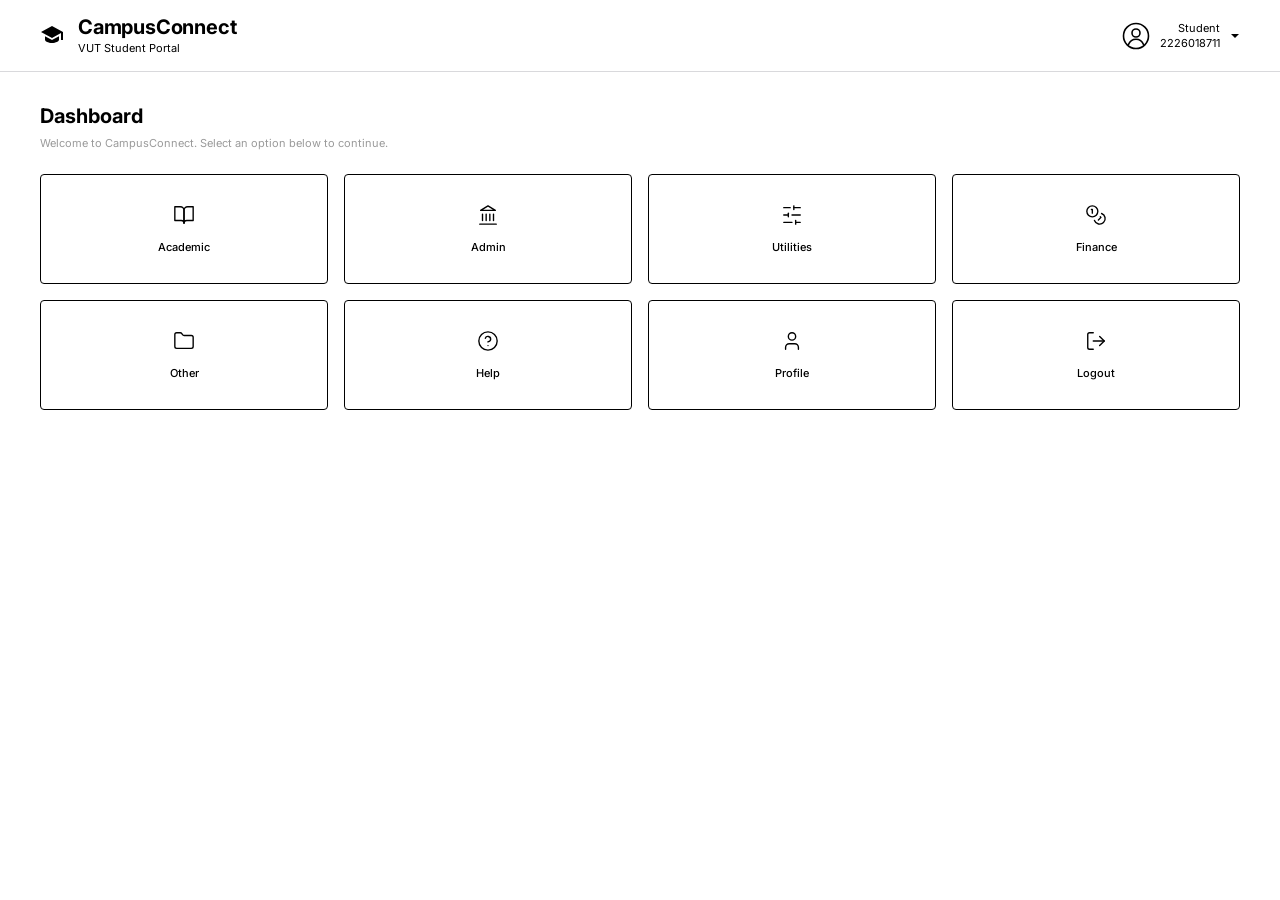
<file: index.html>
<!DOCTYPE html>
<html lang="en">
<head>
  <meta charset="UTF-8">
  <meta name="viewport" content="width=device-width, initial-scale=1">
  <title>CampusConnect – VUT Student Portal</title>
  <link href="https://fonts.googleapis.com/css2?family=Inter:wght@400;500;700&display=swap" rel="stylesheet">
  <link rel="stylesheet" href="styleDash.css">
</head>

  <header class="header">
    <div class="brand">
      <svg class="brand-icon" viewBox="0 0 24 24" fill="currentColor" aria-hidden="true">
        <path d="M12 3 1 9l11 6 9-4.9V17h2V9L12 3Z"/>
        <path d="M5 13.2v3.6c0 1.5 3.1 3.2 7 3.2s7-1.7 7-3.2v-3.6l-7 3.8-7-3.8Z"/>
      </svg>
      <div class="brand-text">
        <span class="brand-title">CampusConnect</span>
        <span class="brand-sub">VUT Student Portal</span>
      </div>
    </div>

    <button class="user" type="button" aria-label="User menu">
      <svg class="user-avatar" viewBox="0 0 28 28" fill="none" stroke="currentColor" stroke-width="1.6" aria-hidden="true">
        <circle cx="14" cy="14" r="12.5"/>
        <circle cx="14" cy="11" r="4"/>
        <path d="M6.5 22.5c1.4-3.6 4.2-5.3 7.5-5.3s6.1 1.7 7.5 5.3" stroke-linecap="round"/>
      </svg>
      <span class="user-info">
        <span>Student</span>
        <span>2226018711</span>
      </span>
      <svg class="user-chevron" viewBox="0 0 10 10" fill="currentColor" aria-hidden="true">
        <path d="M1 3l4 4 4-4z"/>
      </svg>
    </button>
  </header>

  <body>


  <main class="dashboard">
    <h1 class="dashboard-title">Dashboard</h1>
    <p class="dashboard-sub">Welcome to CampusConnect. Select an option below to continue.</p>

    <div class="card-grid">
      <a class="card" href="#">
        <svg class="card-icon" viewBox="0 0 24 24" fill="none" stroke="currentColor" stroke-width="1.5" stroke-linecap="round" stroke-linejoin="round" aria-hidden="true">
          <path d="M2 3h6a4 4 0 0 1 4 4v14a3 3 0 0 0-3-3H2z"/><path d="M22 3h-6a4 4 0 0 0-4 4v14a3 3 0 0 1 3-3h7z"/>
        </svg>
        <span class="card-label">Academic</span>
      </a>
      <a class="card" href="#">
        <svg class="card-icon" viewBox="0 0 24 24" fill="none" stroke="currentColor" stroke-width="1.5" stroke-linecap="round" stroke-linejoin="round" aria-hidden="true">
          <line x1="3" x2="21" y1="22" y2="22"/><line x1="6" x2="6" y1="18" y2="11"/><line x1="10" x2="10" y1="18" y2="11"/><line x1="14" x2="14" y1="18" y2="11"/><line x1="18" x2="18" y1="18" y2="11"/><polygon points="12 2 20 7 4 7"/>
        </svg>
        <span class="card-label">Admin</span>
      </a>
      <a class="card" href="#">
        <svg class="card-icon" viewBox="0 0 24 24" fill="none" stroke="currentColor" stroke-width="1.5" stroke-linecap="round" stroke-linejoin="round" aria-hidden="true">
          <line x1="21" x2="14" y1="4" y2="4"/><line x1="10" x2="3" y1="4" y2="4"/><line x1="21" x2="12" y1="12" y2="12"/><line x1="8" x2="3" y1="12" y2="12"/><line x1="21" x2="16" y1="20" y2="20"/><line x1="12" x2="3" y1="20" y2="20"/><line x1="14" x2="14" y1="2" y2="6"/><line x1="8" x2="8" y1="10" y2="14"/><line x1="16" x2="16" y1="18" y2="22"/>
        </svg>
        <span class="card-label">Utilities</span>
      </a>
      <a class="card" href="#">
        <svg class="card-icon" viewBox="0 0 24 24" fill="none" stroke="currentColor" stroke-width="1.5" stroke-linecap="round" stroke-linejoin="round" aria-hidden="true">
          <circle cx="8" cy="8" r="6"/><path d="M18.09 10.37A6 6 0 1 1 10.34 18"/><path d="M7 6h1v4"/><path d="m16.71 13.88.7.71-2.82 2.82"/>
        </svg>
        <span class="card-label">Finance</span>
      </a>
      <a class="card" href="other.html">
        <svg class="card-icon" viewBox="0 0 24 24" fill="none" stroke="currentColor" stroke-width="1.5" stroke-linecap="round" stroke-linejoin="round" aria-hidden="true">
          <path d="M20 20a2 2 0 0 0 2-2V8a2 2 0 0 0-2-2h-7.9a2 2 0 0 1-1.69-.9L9.6 3.9A2 2 0 0 0 7.93 3H4a2 2 0 0 0-2 2v13a2 2 0 0 0 2 2Z"/>
        </svg>
        <span class="card-label">Other</span>
      </a>
      <a class="card" href="#">
        <svg class="card-icon" viewBox="0 0 24 24" fill="none" stroke="currentColor" stroke-width="1.5" stroke-linecap="round" stroke-linejoin="round" aria-hidden="true">
          <circle cx="12" cy="12" r="10"/><path d="M9.09 9a3 3 0 0 1 5.83 1c0 2-3 3-3 3"/><path d="M12 17h.01"/>
        </svg>
        <span class="card-label">Help</span>
      </a>
      <a class="card" href="#">
        <svg class="card-icon" viewBox="0 0 24 24" fill="none" stroke="currentColor" stroke-width="1.5" stroke-linecap="round" stroke-linejoin="round" aria-hidden="true">
          <path d="M19 21v-2a4 4 0 0 0-4-4H9a4 4 0 0 0-4 4v2"/><circle cx="12" cy="7" r="4"/>
        </svg>
        <span class="card-label">Profile</span>
      </a>
      <a class="card" href="#">
        <svg class="card-icon" viewBox="0 0 24 24" fill="none" stroke="currentColor" stroke-width="1.5" stroke-linecap="round" stroke-linejoin="round" aria-hidden="true">
          <path d="M9 21H5a2 2 0 0 1-2-2V5a2 2 0 0 1 2-2h4"/><polyline points="16 17 21 12 16 7"/><line x1="21" x2="9" y1="12" y2="12"/>
        </svg>
        <span class="card-label">Logout</span>
      </a>
    </div>
  </main>
</body>

</html>
</file>
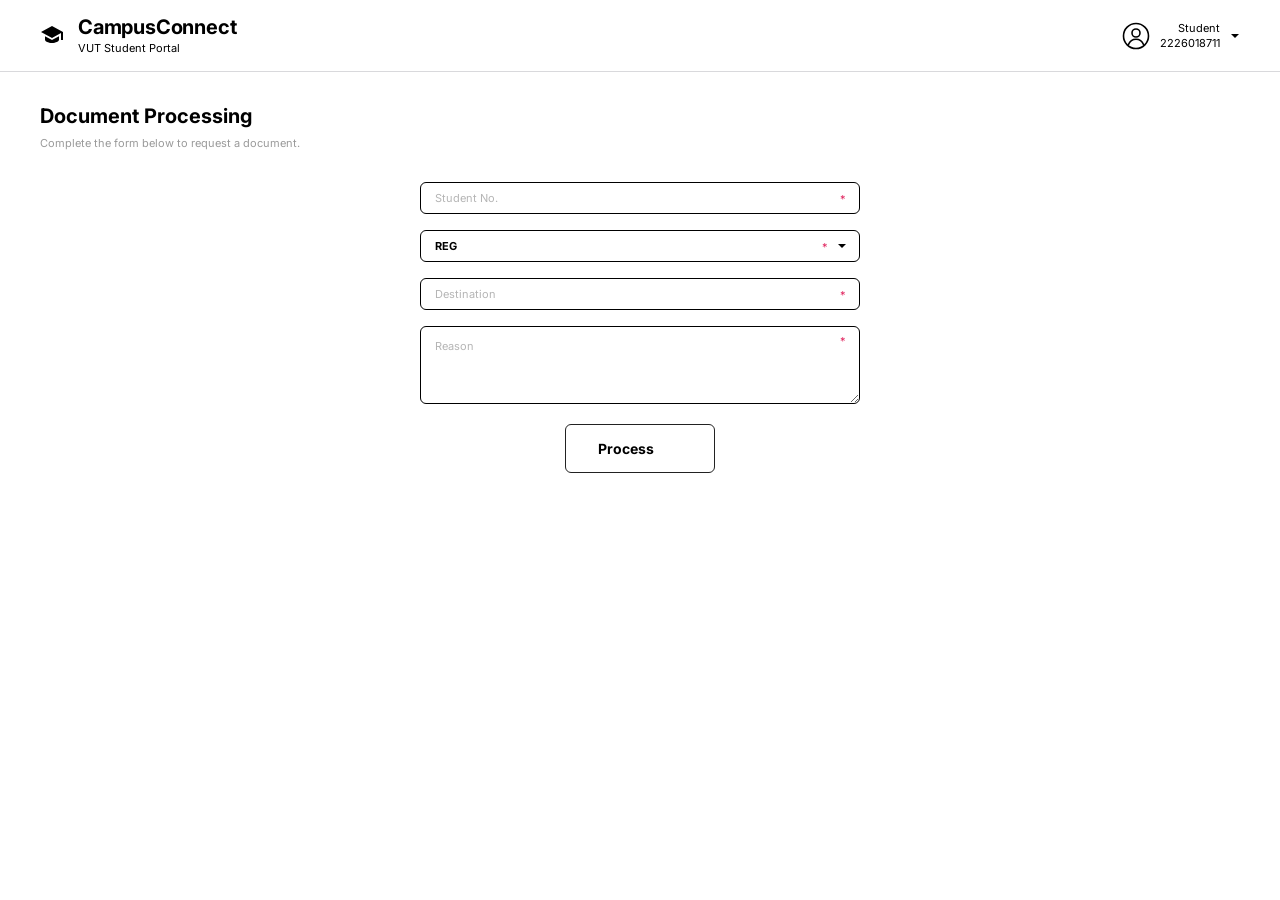
<file: document_processing.html>
<!DOCTYPE html>
<html lang="en">
<head>
  <meta charset="UTF-8">
  <meta name="viewport" content="width=device-width, initial-scale=1">
  <title>Document Processing</title>
  <link href="https://fonts.googleapis.com/css2?family=Inter:wght@400;500;700&display=swap" rel="stylesheet">
  <link rel="stylesheet" href="styleDocumentProcessing.css">
<script>
  const LIMIT_SECONDS = 35;
  const params = new URLSearchParams(window.location.search);
  let startTime = params.get('t') || localStorage.getItem('processStartTime');

  if (!startTime) {
    startTime = Date.now();
  }
  localStorage.setItem('processStartTime', startTime);
  console.log('[document_processing.html] Active startTime:', startTime);

  // Attach ?t=startTime to any link pointing to outcome.html
  document.querySelectorAll('a[href*="outcome.html"]').forEach(link => {
    link.href = 'outcome.html?t=' + startTime;
  });

  // Monitor elapsed time in console only (no automatic redirect)
  setInterval(() => {
    const elapsedSeconds = ((Date.now() - Number(startTime)) / 1000).toFixed(1);
    if (elapsedSeconds < LIMIT_SECONDS) {
      console.log(`[document_processing.html] Elapsed: ${elapsedSeconds}s (Under 35s)`);
    } else {
      console.warn(`[document_processing.html] Elapsed: ${elapsedSeconds}s (Over 35s - will route to statusError.html on outcome)`);
    }
  }, 1000);
</script>
</head>
<header class="header">
    <div class="brand">
      <svg class="brand-icon" viewBox="0 0 24 24" fill="currentColor" aria-hidden="true">
        <path d="M12 3 1 9l11 6 9-4.9V17h2V9L12 3Z"/>
        <path d="M5 13.2v3.6c0 1.5 3.1 3.2 7 3.2s7-1.7 7-3.2v-3.6l-7 3.8-7-3.8Z"/>
      </svg>
      <div class="brand-text">
        <span class="brand-title">CampusConnect</span>
        <span class="brand-sub">VUT Student Portal</span>
      </div>
    </div>

    <button class="user" type="button" aria-label="User menu">
      <svg class="user-avatar" viewBox="0 0 28 28" fill="none" stroke="currentColor" stroke-width="1.6" aria-hidden="true">
        <circle cx="14" cy="14" r="12.5"/>
        <circle cx="14" cy="11" r="4"/>
        <path d="M6.5 22.5c1.4-3.6 4.2-5.3 7.5-5.3s6.1 1.7 7.5 5.3" stroke-linecap="round"/>
      </svg>
      <span class="user-info">
        <span>Student</span>
        <span>2226018711</span>
      </span>
      <svg class="user-chevron" viewBox="0 0 10 10" fill="currentColor" aria-hidden="true">
        <path d="M1 3l4 4 4-4z"/>
      </svg>
    </button>
    
  </header>



<body>
  <main class="page">
    <h1 class="page-title">Document Processing</h1>
    <p class="page-sub">Complete the form below to request a document.</p>

    <form class="form" action="#" method="post">
      <div class="field">
        <input type="text" id="studentNo" name="studentNo" placeholder="Student No." required>
        <span class="required" aria-hidden="true">*</span>
      </div>

      <div class="field">
        <select id="docType" name="docType" required>
          <option value="AR" selected>AR</option>
          <option value="PR" selected>PR</option>
          <option value="REG" selected>REG</option>
          <!-- add more document types here -->
        </select>
        <span class="required required-select" aria-hidden="true">*</span>
      </div>

      <div class="field">
        <input type="text" id="destination" name="destination" placeholder="Destination" required>
        <span class="required" aria-hidden="true">*</span>
      </div>

      <div class="field">
        <textarea id="reason" name="reason" placeholder="Reason" rows="5" required></textarea>
        <span class="required" aria-hidden="true">*</span>
      </div>


      <!--
      <button  class="btn" type="submit">Process</button>
      -->
      
     <a  class="process-btn" href = "outcome.html" type="submit">Process</a>



    </form>
  </main>
  
</body>
</html>
</file>
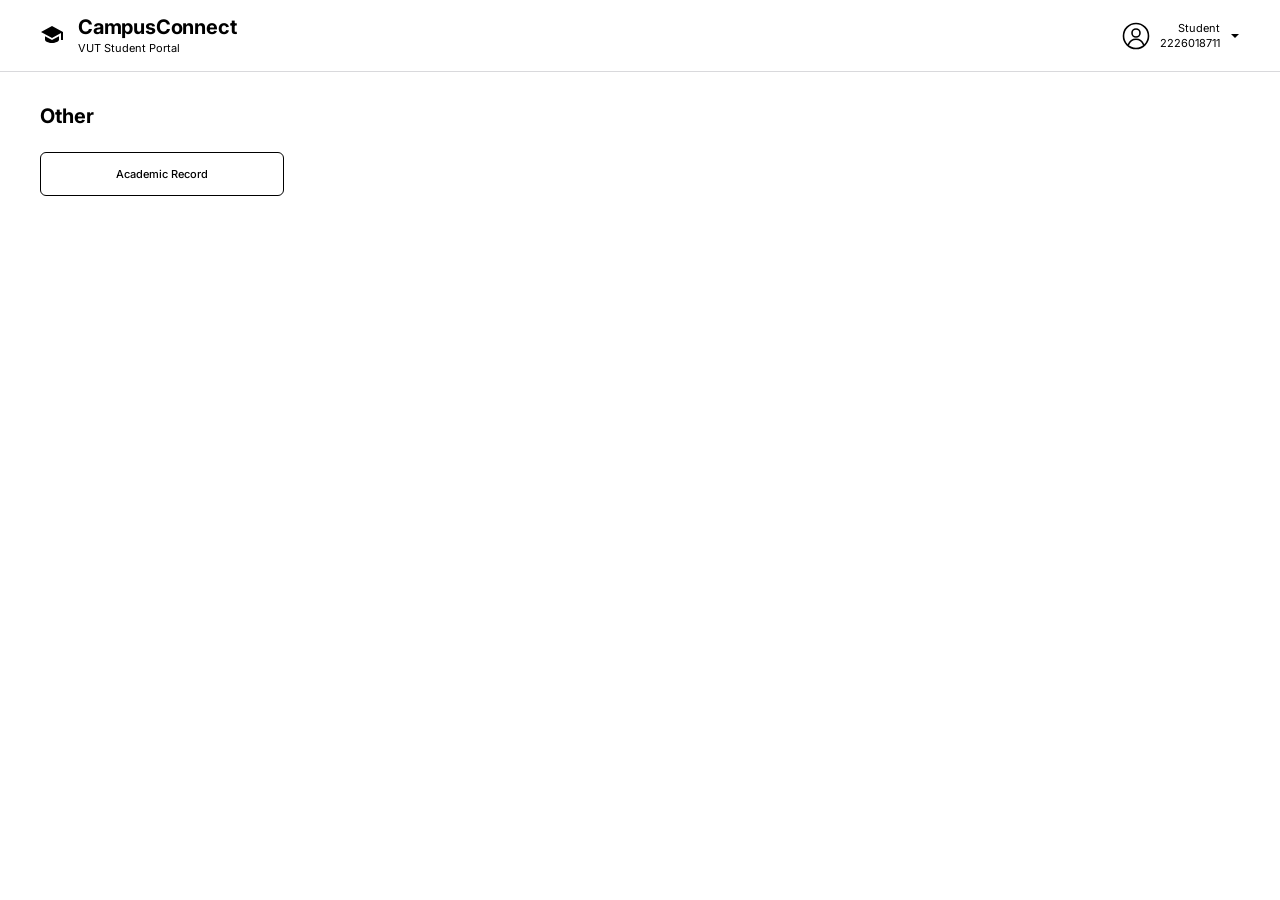
<file: other.html>
<!DOCTYPE html>
<html lang="en">
<head>
  <meta charset="UTF-8">
  <meta name="viewport" content="width=device-width, initial-scale=1">
  <title>CampusConnect – VUT Student Portal</title>
  <link href="https://fonts.googleapis.com/css2?family=Inter:wght@400;500;700&display=swap" rel="stylesheet">
  <link rel="stylesheet" href="styleOther.css">
</head>

  <header class="header">
    <div class="brand">
      <svg class="brand-icon" viewBox="0 0 24 24" fill="currentColor" aria-hidden="true">
        <path d="M12 3 1 9l11 6 9-4.9V17h2V9L12 3Z"/>
        <path d="M5 13.2v3.6c0 1.5 3.1 3.2 7 3.2s7-1.7 7-3.2v-3.6l-7 3.8-7-3.8Z"/>
      </svg>
      <div class="brand-text">
        <span class="brand-title">CampusConnect</span>
        <span class="brand-sub">VUT Student Portal</span>
      </div>
    </div>

    <button class="user" type="button" aria-label="User menu">
      <svg class="user-avatar" viewBox="0 0 28 28" fill="none" stroke="currentColor" stroke-width="1.6" aria-hidden="true">
        <circle cx="14" cy="14" r="12.5"/>
        <circle cx="14" cy="11" r="4"/>
        <path d="M6.5 22.5c1.4-3.6 4.2-5.3 7.5-5.3s6.1 1.7 7.5 5.3" stroke-linecap="round"/>
      </svg>
      <span class="user-info">
        <span>Student</span>
        <span>2226018711</span>
      </span>
      <svg class="user-chevron" viewBox="0 0 10 10" fill="currentColor" aria-hidden="true">
        <path d="M1 3l4 4 4-4z"/>
      </svg>
    </button>
  </header>


<body>
  <div class="page">
    <h1 class="page-title">Other</h1>

    <div class="link-list">
      <a id="academic-link" class="link-card" href="document_processing.html">Academic Record</a>
    </div>
  </div>

  <script>
    document.getElementById('academic-link').addEventListener('click', function (e) {
      e.preventDefault();
      const now = Date.now();
      localStorage.setItem('processStartTime', now);
      console.log('[other.html] Timer started:', now);
      window.location.href = 'document_processing.html?t=' + now;
    });
  </script>
</body>

</html>
</file>
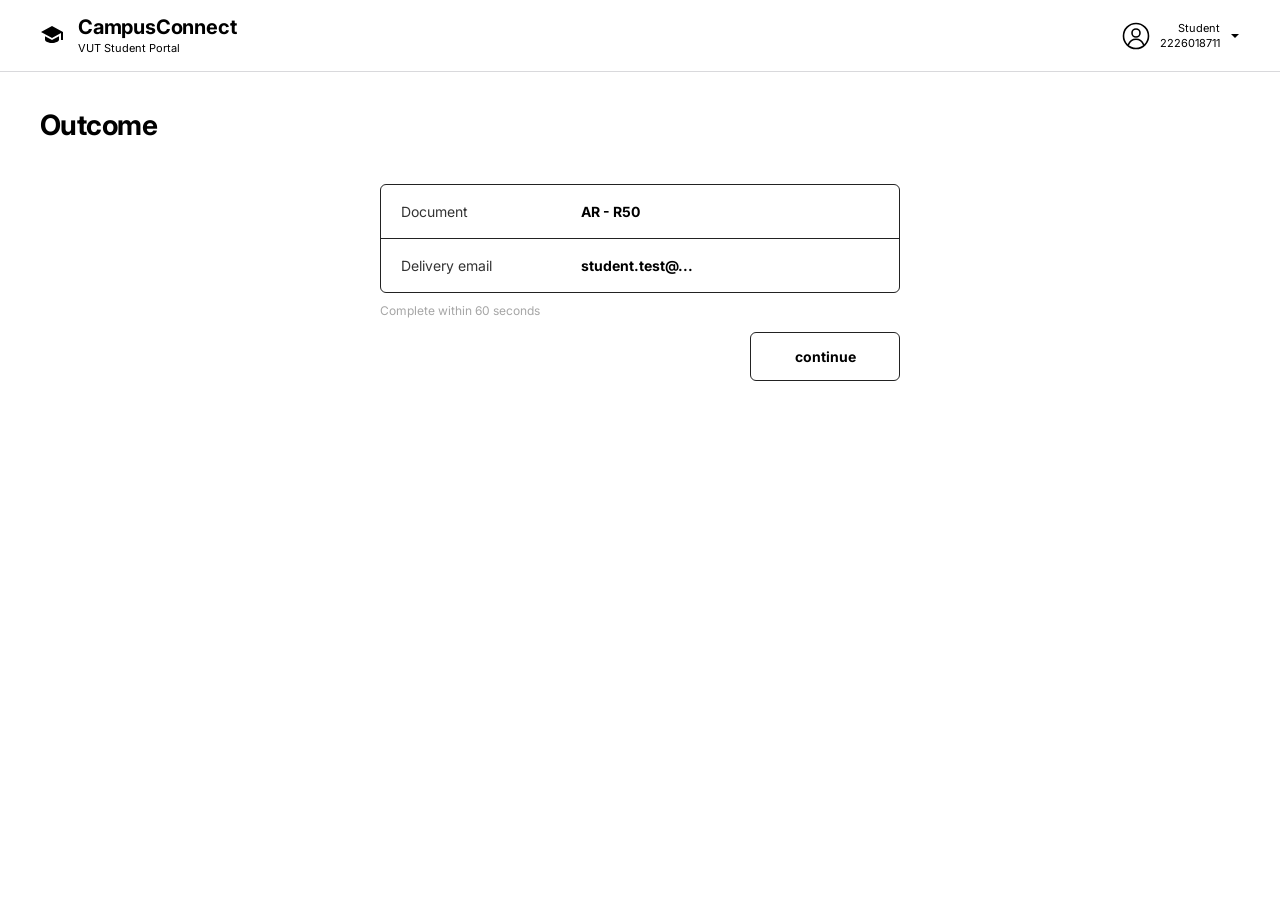
<file: outcome.html>
<!DOCTYPE html>
<html lang="en">
<head>
  <meta charset="UTF-8">
  <meta name="viewport" content="width=device-width, initial-scale=1">
  <title>Outcome</title>
  <link href="https://fonts.googleapis.com/css2?family=Inter:wght@400;500;700&display=swap" rel="stylesheet">
  <link rel="stylesheet" href="styleOutcome.css">
</head>

<body>
  <header class="header">
    <div class="brand">
      <svg class="brand-icon" viewBox="0 0 24 24" fill="currentColor" aria-hidden="true">
        <path d="M12 3 1 9l11 6 9-4.9V17h2V9L12 3Z"/>
        <path d="M5 13.2v3.6c0 1.5 3.1 3.2 7 3.2s7-1.7 7-3.2v-3.6l-7 3.8-7-3.8Z"/>
      </svg>
      <div class="brand-text">
        <span class="brand-title">CampusConnect</span>
        <span class="brand-sub">VUT Student Portal</span>
      </div>
    </div>

    <button class="user" type="button" aria-label="User menu">
      <svg class="user-avatar" viewBox="0 0 28 28" fill="none" stroke="currentColor" stroke-width="1.6" aria-hidden="true">
        <circle cx="14" cy="14" r="12.5"/>
        <circle cx="14" cy="11" r="4"/>
        <path d="M6.5 22.5c1.4-3.6 4.2-5.3 7.5-5.3s6.1 1.7 7.5 5.3" stroke-linecap="round"/>
      </svg>
      <span class="user-info">
        <span>Student</span>
        <span>2226018711</span>
      </span>
      <svg class="user-chevron" viewBox="0 0 10 10" fill="currentColor" aria-hidden="true">
        <path d="M1 3l4 4 4-4z"/>
      </svg>
    </button>
  </header>

  <main class="outcome-page">
    <h1 class="outcome-title">Outcome</h1>

    <div class="outcome-container">
      <div class="outcome-card">
        <div class="outcome-row">
          <span class="outcome-label">Document</span>
          <span class="outcome-value">AR - R50</span>
        </div>
        <div class="outcome-row">
          <span class="outcome-label">Delivery email</span>
          <span class="outcome-value">student.test@...</span>
        </div>
      </div>

      <p class="outcome-note">Complete within 60 seconds</p>

      <div class="outcome-actions">
        <a id="status-link" class="outcome-btn cont" href="#">continue</a>
      </div>
    </div>
  </main>

  <script>
  document.addEventListener('DOMContentLoaded', function () {
    const LIMIT_SECONDS = 35;
    const statusLink = document.getElementById('status-link');
    const params = new URLSearchParams(window.location.search);
    const startTime = params.get('t') || localStorage.getItem('processStartTime');

    console.log('[outcome.html] Loaded. startTime =', startTime);

    const monitor = setInterval(() => {
      if (!startTime) {
        console.warn('[outcome.html] No startTime found.');
        clearInterval(monitor);
        return;
      }

      const elapsedSeconds = ((Date.now() - Number(startTime)) / 1000).toFixed(1);
      if (elapsedSeconds < LIMIT_SECONDS) {
        console.log(`[outcome.html] Elapsed: ${elapsedSeconds}s (Under 35s -> will PASS)`);
      } else {
        console.warn(`[outcome.html] Elapsed: ${elapsedSeconds}s (Over 35s -> will ERROR)`);
      }
    }, 1000);

    statusLink.addEventListener('click', function (event) {
      event.preventDefault();
      clearInterval(monitor);

      if (!startTime) {
        window.location.href = 'statusError.html';
        return;
      }

      const elapsedSeconds = (Date.now() - Number(startTime)) / 1000;
      console.log(`[outcome.html] Continue clicked at ${elapsedSeconds.toFixed(2)}s.`);
      localStorage.removeItem('processStartTime');

      if (elapsedSeconds < LIMIT_SECONDS) {
        window.location.href = 'statusPass.html';
      } else {
        window.location.href = 'statusError.html';
      }
    });
  });
</script>
</body>
</html>
</file>
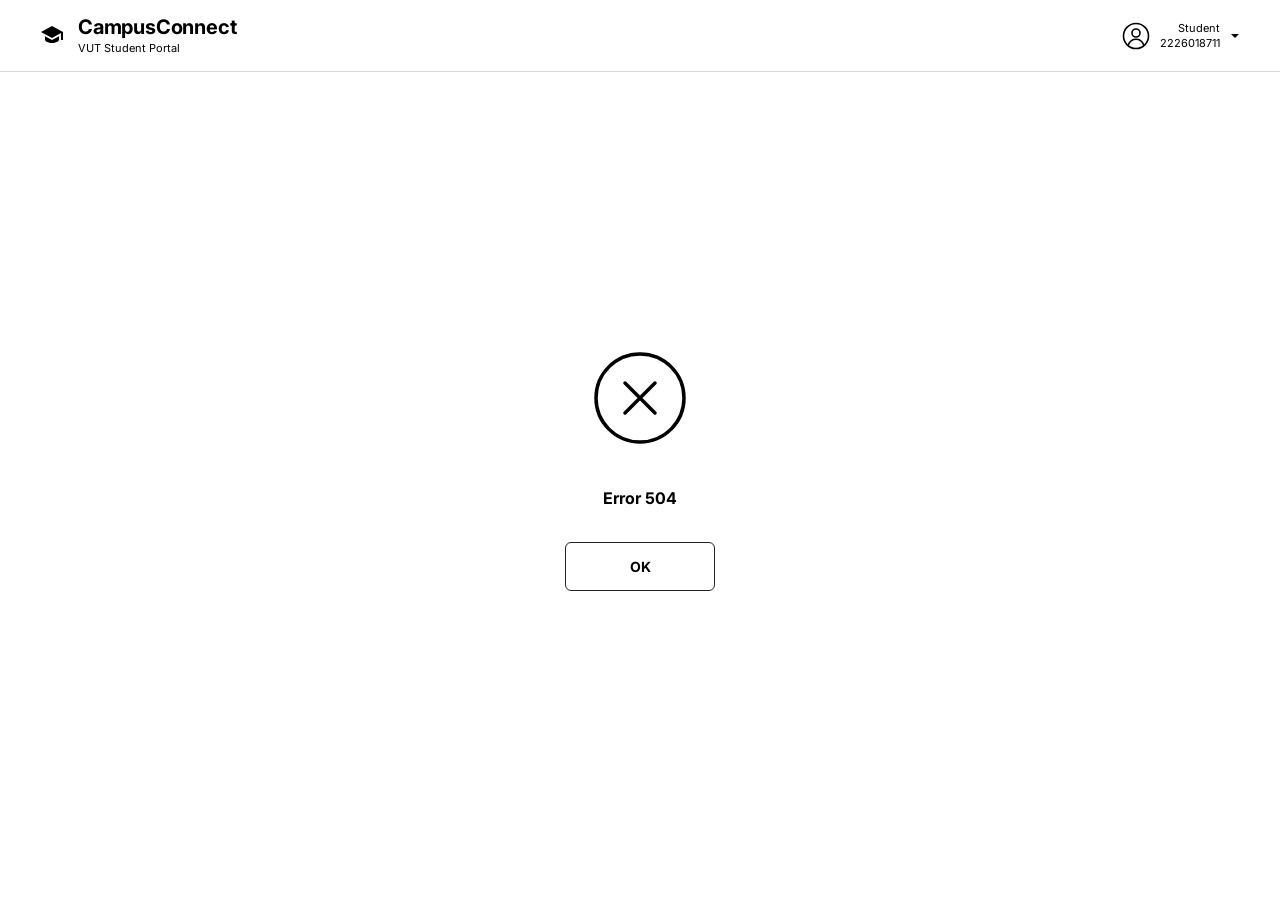
<file: statusError.html>
<!DOCTYPE html>
<html lang="en">
<head>
  <meta charset="UTF-8">
  <meta name="viewport" content="width=device-width, initial-scale=1">
  <title>Document Processing</title>
  <link href="https://fonts.googleapis.com/css2?family=Inter:wght@400;500;700&display=swap" rel="stylesheet">
  <link rel="stylesheet" href="styleError.css">
  
</head>
<header class="header">
    <div class="brand">
      <svg class="brand-icon" viewBox="0 0 24 24" fill="currentColor" aria-hidden="true">
        <path d="M12 3 1 9l11 6 9-4.9V17h2V9L12 3Z"/>
        <path d="M5 13.2v3.6c0 1.5 3.1 3.2 7 3.2s7-1.7 7-3.2v-3.6l-7 3.8-7-3.8Z"/>
      </svg>
      <div class="brand-text">
        <span class="brand-title">CampusConnect</span>
        <span class="brand-sub">VUT Student Portal</span>
      </div>
    </div>

    <button class="user" type="button" aria-label="User menu">
      <svg class="user-avatar" viewBox="0 0 28 28" fill="none" stroke="currentColor" stroke-width="1.6" aria-hidden="true">
        <circle cx="14" cy="14" r="12.5"/>
        <circle cx="14" cy="11" r="4"/>
        <path d="M6.5 22.5c1.4-3.6 4.2-5.3 7.5-5.3s6.1 1.7 7.5 5.3" stroke-linecap="round"/>
      </svg>
      <span class="user-info">
        <span>Student</span>
        <span>2226018711</span>
      </span>
      <svg class="user-chevron" viewBox="0 0 10 10" fill="currentColor" aria-hidden="true">
        <path d="M1 3l4 4 4-4z"/>
      </svg>
    </button>
  </header>

<body>
  <!-- Place your existing <header class="header"> here -->

  <main class="error-page">
    <svg class="error-icon" viewBox="0 0 96 96" fill="none" aria-hidden="true">
      <circle cx="48" cy="48" r="44" stroke="currentColor" stroke-width="3.5" />
      <path d="M33 33L63 63M63 33L33 63" stroke="currentColor" stroke-width="3.5" stroke-linecap="round" />
    </svg>

    <p class="error-message">Error 504</p>

    <a href = "index.html" type="button" class="error-btn">OK</a>
  </main>
</body>


</html>
</file>
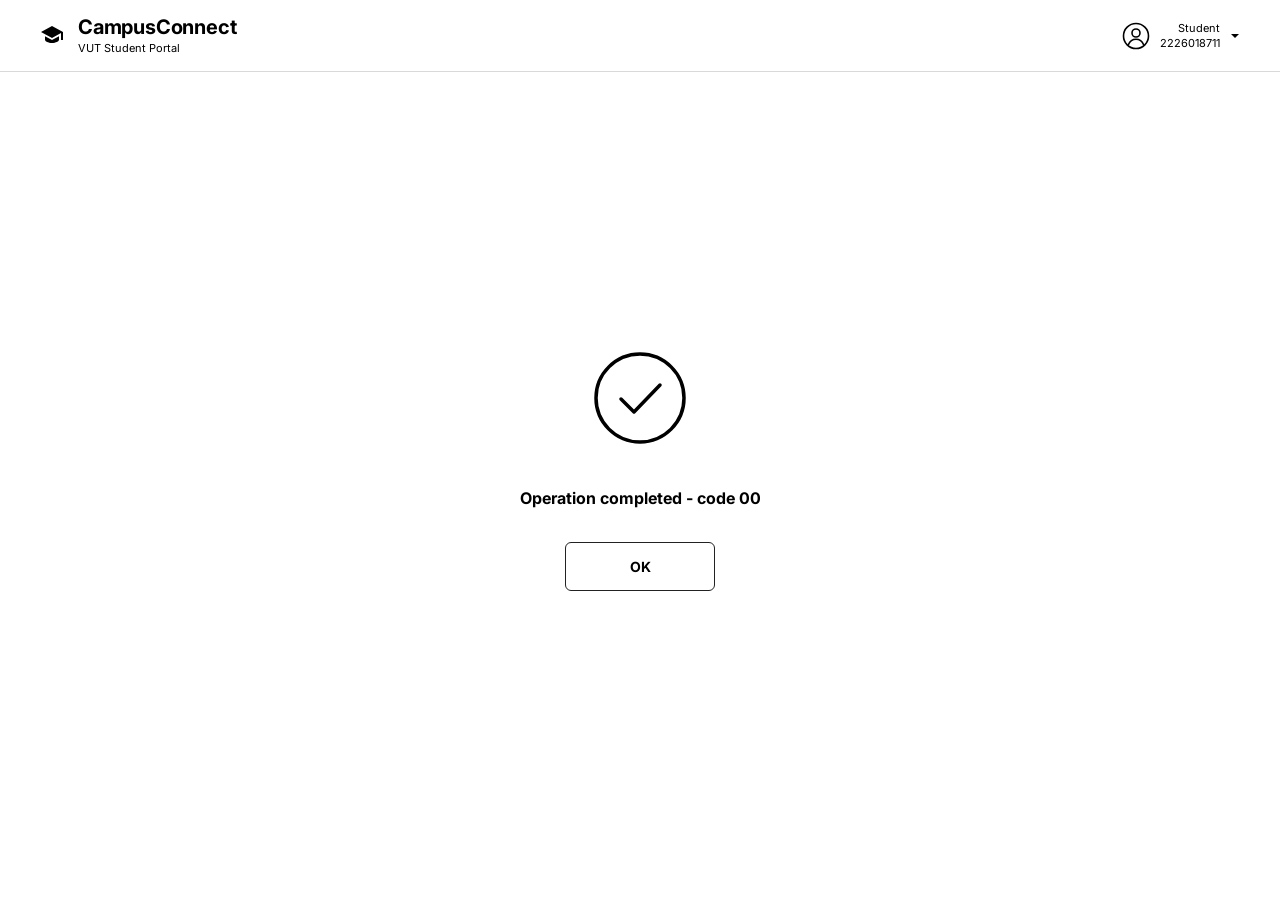
<file: statusPass.html>
<!DOCTYPE html>
<html lang="en">
<head>
  <meta charset="UTF-8">
  <meta name="viewport" content="width=device-width, initial-scale=1">
  <title>Document Processing</title>
  <link href="https://fonts.googleapis.com/css2?family=Inter:wght@400;500;700&display=swap" rel="stylesheet">
  <link rel="stylesheet" href="stylePass.css">
  
</head>
<header class="header">
    <div class="brand">
      <svg class="brand-icon" viewBox="0 0 24 24" fill="currentColor" aria-hidden="true">
        <path d="M12 3 1 9l11 6 9-4.9V17h2V9L12 3Z"/>
        <path d="M5 13.2v3.6c0 1.5 3.1 3.2 7 3.2s7-1.7 7-3.2v-3.6l-7 3.8-7-3.8Z"/>
      </svg>
      <div class="brand-text">
        <span class="brand-title">CampusConnect</span>
        <span class="brand-sub">VUT Student Portal</span>
      </div>
    </div>

    <button class="user" type="button" aria-label="User menu">
      <svg class="user-avatar" viewBox="0 0 28 28" fill="none" stroke="currentColor" stroke-width="1.6" aria-hidden="true">
        <circle cx="14" cy="14" r="12.5"/>
        <circle cx="14" cy="11" r="4"/>
        <path d="M6.5 22.5c1.4-3.6 4.2-5.3 7.5-5.3s6.1 1.7 7.5 5.3" stroke-linecap="round"/>
      </svg>
      <span class="user-info">
        <span>Student</span>
        <span>2226018711</span>
      </span>
      <svg class="user-chevron" viewBox="0 0 10 10" fill="currentColor" aria-hidden="true">
        <path d="M1 3l4 4 4-4z"/>
      </svg>
    </button>
  </header>

<body>
  <!-- Place your existing <header class="header"> here -->

  <main class="status-page">
    <svg class="status-icon" viewBox="0 0 96 96" fill="none" aria-hidden="true">
      <circle cx="48" cy="48" r="44" stroke="currentColor" stroke-width="3.5" />
      <path d="M29 49L42 62L68 35" stroke="currentColor" stroke-width="3.5" stroke-linecap="round" stroke-linejoin="round" />
    </svg>

    <p class="status-message">Operation completed - code 00</p>

    <a type="button"  href = "index.html" class="status-btn">OK</a>
  </main>
</body>


</html>
</file>
<file: styleDash.css>
@import url("header.css");


:root {
  --bg: #ffffff;
  --text: #000000;
}

* {
  box-sizing: border-box;
  margin: 0;
  padding: 0;
}

body {
  font-family: "Inter", system-ui, -apple-system, "Segoe UI", Roboto, Arial, sans-serif;
  background: var(--bg);
  color: var(--text);
  min-height: 100vh;
}

/* ---------- Dashboard ---------- */
.dashboard {
  padding: 32px 40px;
}

.dashboard-title {
  font-size: 20px;
  font-weight: 700;
  color: var(--text);
}

.dashboard-sub {
  font-size: 11px;
  color: #9a9a9a;
  margin-top: 8px;
  margin-bottom: 24px;
}

.card-grid {
  display: grid;
  grid-template-columns: repeat(4, 1fr);
  gap: 16px;
}

.card {
  display: flex;
  flex-direction: column;
  align-items: center;
  justify-content: center;
  gap: 14px;
  height: 110px;
  background: var(--bg);
  border: 1px solid var(--text);
  border-radius: 4px;
  color: var(--text);
  text-decoration: none;
  transition: background 0.15s ease;
}

.card:hover {
  background: #f2f2f2;
}

.card:focus-visible {
  outline: 2px solid var(--text);
  outline-offset: 2px;
}

.card-icon {
  width: 22px;
  height: 22px;
}

.card-label {
  font-size: 11px;
  font-weight: 500;
}

@media (max-width: 900px) {
  .card-grid { grid-template-columns: repeat(2, 1fr); }
}

@media (max-width: 520px) {
  .dashboard { padding: 24px 16px; }
}
</file>
<file: styleDocumentProcessing.css>
@import url("header.css");




:root {
  --bg: #ffffff;
  --text: #000000;
}

* {
  box-sizing: border-box;
  margin: 0;
  padding: 0;
}

body {
  font-family: "Inter", system-ui, -apple-system, "Segoe UI", Roboto, Arial, sans-serif;
  background: var(--bg);
  color: var(--text);
  min-height: 100vh;
}

.page {
  padding: 32px 40px;
}

.page-title {
  font-size: 20px;
  font-weight: 700;
}

.page-sub {
  font-size: 11px;
  color: #9a9a9a;
  margin-top: 8px;
  margin-bottom: 32px;
}

.form {
  display: flex;
  flex-direction: column;
  align-items: center;
  gap: 16px;
  max-width: 440px;
  margin: 0 auto;
}

.field {
  position: relative;
  width: 100%;
}

.field input,
.field select,
.field textarea {
  width: 100%;
  padding: 0 36px 0 14px;
  font: inherit;
  font-size: 11px;
  color: var(--text);
  background: var(--bg);
  border: 1px solid var(--text);
  border-radius: 6px;
  outline: none;
}

.field input,
.field select {
  height: 32px;
}

.field textarea {
  padding-top: 12px;
  height: 78px;
  resize: vertical;
}

.field input::placeholder,
.field textarea::placeholder {
  color: #b5b5b5;
}

.field input:focus,
.field select:focus,
.field textarea:focus {
  box-shadow: 0 0 0 2px rgba(0, 0, 0, 0.15);
}

.field select {
  font-weight: 700;
  appearance: none;
  -webkit-appearance: none;
  cursor: pointer;
  background-image: url("data:image/svg+xml,%3Csvg xmlns='http://www.w3.org/2000/svg' width='10' height='10' viewBox='0 0 10 10'%3E%3Cpath d='M1 3l4 4 4-4z' fill='%23000'/%3E%3C/svg%3E");
  background-repeat: no-repeat;
  background-position: right 12px center;
}

.required {
  position: absolute;
  top: 10px;
  right: 14px;
  font-size: 11px;
  line-height: 1;
  color: #e0245e;
  pointer-events: none;
}

.field input ~ .required,
.required-select {
  top: 12px;
}

.required-select {
  right: 32px;
}

.process-btn {
  min-width: 150px;
  padding: 15px 32px;
  background: var(--bg);
  color: var(--text);
  border: 1.5px solid #222222;
  border-radius: 6px;
  font: inherit;
  font-size: 14px;
  font-weight: 700;
  cursor: pointer;
  transition: background-color 0.15s ease;
  text-decoration: none;

}

.process-btn:hover {
  background: #f5f5f5;
}

.process-btn:active {
  background: #eaeaea;
}

@media (max-width: 520px) {
  .page { padding: 24px 16px; }
}
</file>
<file: styleOther.css>
@import url(header.css);

:root {
  --bg: #ffffff;
  --text: #000000;
}

* {
  box-sizing: border-box;
  margin: 0;
  padding: 0;
}

body {
  font-family: "Inter", system-ui, -apple-system, "Segoe UI", Roboto, Arial, sans-serif;
  background: var(--bg);
  color: var(--text);
  min-height: 100vh;
}

.page {
  padding: 32px 40px;
}

.page-title {
  font-size: 20px;
  font-weight: 700;
  margin-bottom: 24px;
}

.link-list {
  display: flex;
  flex-wrap: wrap;
  gap: 16px;
}

.link-card {
  display: flex;
  align-items: center;
  justify-content: center;
  width: 244px;
  height: 44px;
  background: var(--bg);
  border: 1px solid var(--text);
  border-radius: 6px;
  color: var(--text);
  font-size: 11px;
  font-weight: 500;
  text-decoration: none;
  transition: background 0.15s ease;
}

.link-card:hover {
  background: #f2f2f2;
}

.link-card:focus-visible {
  outline: 2px solid var(--text);
  outline-offset: 2px;
}

@media (max-width: 520px) {
  .page { padding: 24px 16px; }
  .link-card { width: 100%; }
}
</file>
<file: styleOutcome.css>
@import url("header.css");


/* Outcome Page Layout & Components */
.outcome-page {
  padding: 36px 40px 64px;
  background: var(--bg);
  color: var(--text);
}

.outcome-title {
  font-size: 28px;
  font-weight: 700;
  letter-spacing: -0.02em;
  color: var(--text);
  margin-bottom: 42px;
}

.outcome-container {
  max-width: 520px;
  margin: 0 auto;
}

.outcome-card {
  border: 1.5px solid #222222;
  border-radius: 6px;
  background: var(--bg);
  overflow: hidden;
}

.outcome-row {
  display: flex;
  align-items: center;
  padding: 18px 20px;
  font-size: 14px;
}

.outcome-row + .outcome-row {
  border-top: 1.5px solid #222222;
}

.outcome-label {
  width: 180px;
  flex-shrink: 0;
  color: #333333;
  font-weight: 400;
}

.outcome-value {
  color: var(--text);
  font-weight: 700;
}

.outcome-note {
  margin-top: 10px;
  font-size: 12px;
  color: #a6a6a6;
}

.outcome-actions {
  display: flex;
  justify-content: flex-end;
  margin-top: 14px;
}

.outcome-btn {
  min-width: 150px;
  padding: 15px 28px;
  background: var(--bg);
  color: var(--text);
  border: 1.5px solid #222222;
  border-radius: 6px;
  font: inherit;
  font-size: 14px;
  font-weight: 700;
  cursor: pointer;
  transition: background-color 0.15s ease;
  text-align: center;
  text-decoration: none;
}

.outcome-btn:hover {
  background: #f5f5f5;
}

.outcome-btn:active {
  background: #eaeaea;
}

.cont{color: black;text-decoration: none;}

@media (max-width: 520px) {
  .outcome-page {
    padding: 24px 16px 48px;
  }

  .outcome-label {
    width: 130px;
  }
}
</file>
<file: styleError.css>
@import url("header.css");


/* Error Page Styles */
.error-page {
  display: flex;
  flex-direction: column;
  align-items: center;
  justify-content: center;
  min-height: calc(100vh - 72px);
  padding: 48px 24px 80px;
  background: var(--bg);
  color: var(--text);
  text-align: center;
}

.error-icon {
  width: 96px;
  height: 96px;
  color: var(--text);
  margin-bottom: 42px;
}

.error-message {
  font-size: 16px;
  font-weight: 700;
  color: var(--text);
  margin-bottom: 34px;
}

.error-btn {
  min-width: 150px;
  padding: 15px 32px;
  background: var(--bg);
  color: var(--text);
  border: 1.5px solid #222222;
  border-radius: 6px;
  font: inherit;
  font-size: 14px;
  font-weight: 700;
  cursor: pointer;
  transition: background-color 0.15s ease;
  text-decoration: none;
}

.error-btn:hover {
  background: #f5f5f5;
}

.error-btn:active {
  background: #eaeaea;
}
</file>
<file: stylePass.css>
@import url("header.css");


/* Status / Confirmation Page Styles */
.status-page {
  display: flex;
  flex-direction: column;
  align-items: center;
  justify-content: center;
  min-height: calc(100vh - 72px);
  padding: 48px 24px 80px;
  background: var(--bg);
  color: var(--text);
  text-align: center;
}

.status-icon {
  width: 96px;
  height: 96px;
  color: var(--text);
  margin-bottom: 42px;
}

.status-message {
  font-size: 16px;
  font-weight: 700;
  color: var(--text);
  margin-bottom: 34px;
}

.status-btn {
  min-width: 150px;
  padding: 15px 32px;
  background: var(--bg);
  color: var(--text);
  border: 1.5px solid #222222;
  border-radius: 6px;
  font: inherit;
  font-size: 14px;
  font-weight: 700;
  cursor: pointer;
  transition: background-color 0.15s ease;
  text-decoration: none;

}

.status-btn:hover {
  background: #f5f5f5;
}

.status-btn:active {
  background: #eaeaea;
}
</file>
